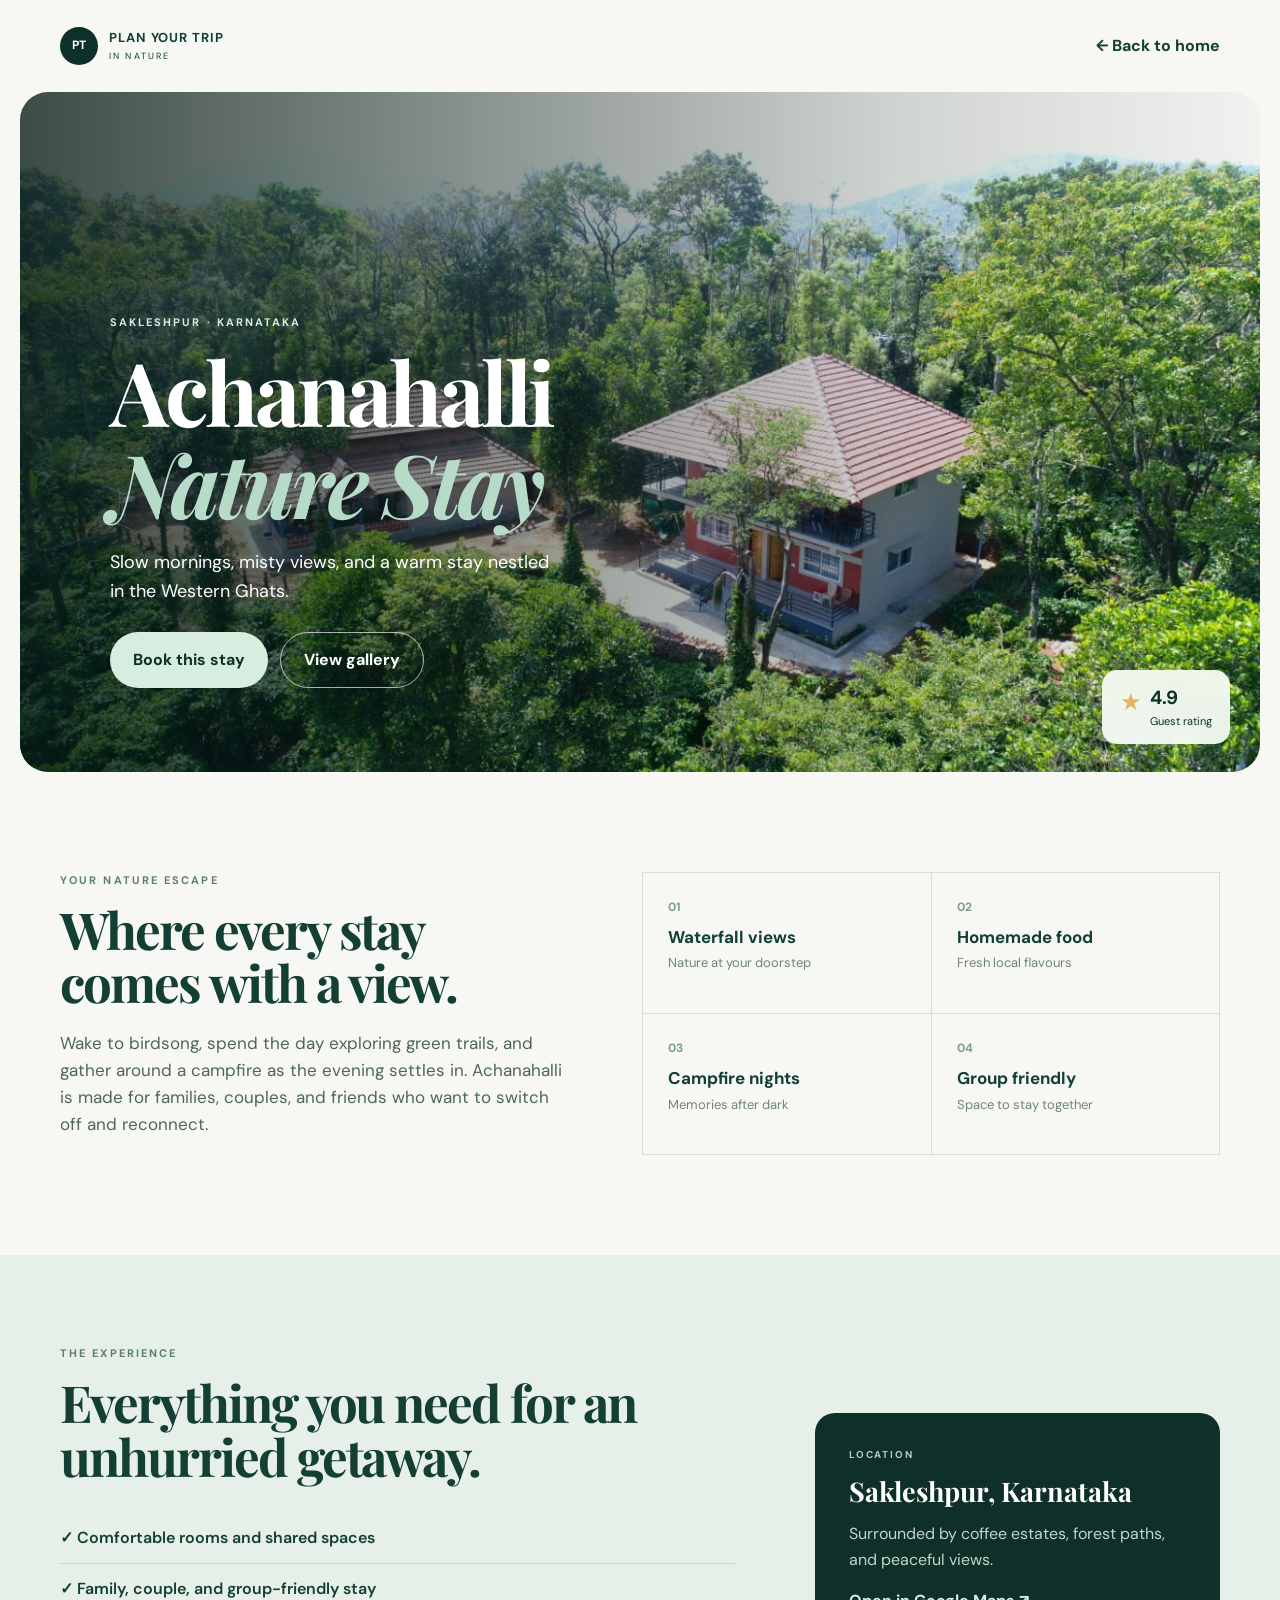
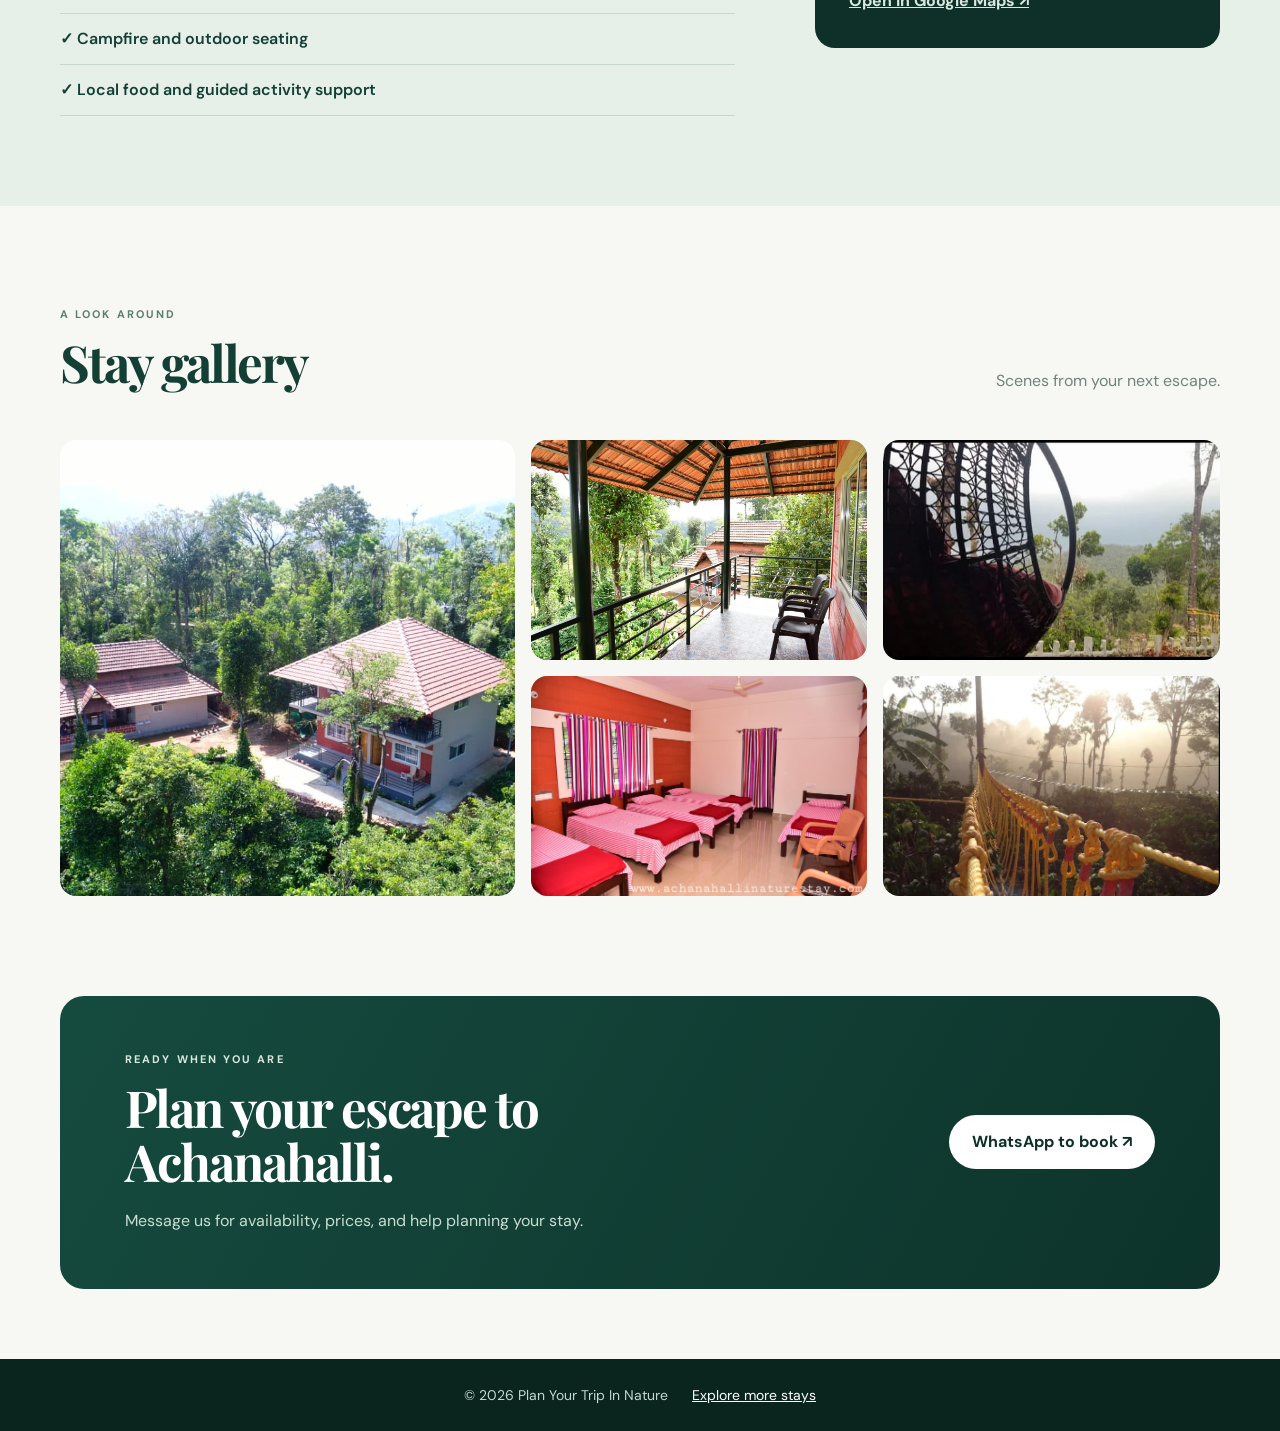
<file: ANS.html>
<!DOCTYPE html>
<html lang="en">
<head>
  <meta charset="UTF-8">
  <meta name="viewport" content="width=device-width, initial-scale=1.0">
  <title>Achanahalli Nature Stay | Plan Your Trip In Nature</title>
  <link rel="preconnect" href="https://fonts.googleapis.com">
  <link rel="preconnect" href="https://fonts.gstatic.com" crossorigin>
  <link href="https://fonts.googleapis.com/css2?family=DM+Sans:wght@400;500;600;700&family=Playfair+Display:wght@600;700&display=swap" rel="stylesheet">
  <link rel="stylesheet" href="../css/ans2.css">
</head>
<body>
  
  <header class="site-header">
    <a class="brand" href="index.html" aria-label="Plan Your Trip In Nature home">
      <span class="brand-mark">PT</span>
      <span><strong>PLAN YOUR TRIP</strong><small>IN NATURE</small></span>
    </a>
    <a class="back-link" href="index.html">← Back to home</a>
  </header>

  <main>
    <section class="hero">
      <img src="../assets/1.jpg" alt="Achanahalli Nature Stay surrounded by greenery">
      <div class="hero-shade"></div>
      <div class="hero-content">
        <p class="eyebrow">SAKLESHPUR · KARNATAKA</p>
        <h1>Achanahalli<br><em>Nature Stay</em></h1>
        <p class="hero-copy">Slow mornings, misty views, and a warm stay nestled in the Western Ghats.</p>
        <div class="hero-actions">
          <a class="button button-primary" href="#book">Book this stay</a>
          <a class="button button-ghost" href="#gallery">View gallery</a>
        </div>
      </div>
      <div class="rating-card"><span>★</span><strong>4.9</strong><small>Guest rating</small></div>
    </section>

    <section class="overview wrap">
      <div class="intro">
        <p class="eyebrow dark">YOUR NATURE ESCAPE</p>
        <h2>Where every stay comes with a view.</h2>
        <p>Wake to birdsong, spend the day exploring green trails, and gather around a campfire as the evening settles in. Achanahalli is made for families, couples, and friends who want to switch off and reconnect.</p>
      </div>
      <div class="facts" aria-label="Stay highlights">
        <div><span>01</span><strong>Waterfall views</strong><small>Nature at your doorstep</small></div>
        <div><span>02</span><strong>Homemade food</strong><small>Fresh local flavours</small></div>
        <div><span>03</span><strong>Campfire nights</strong><small>Memories after dark</small></div>
        <div><span>04</span><strong>Group friendly</strong><small>Space to stay together</small></div>
      </div>
    </section>

    <section class="experience">
      <div class="wrap two-column">
        <div>
          <p class="eyebrow dark">THE EXPERIENCE</p>
          <h2>Everything you need for an unhurried getaway.</h2>
          <ul class="amenities">
            <li>✓ Comfortable rooms and shared spaces</li>
            <li>✓ Family, couple, and group-friendly stay</li>
            <li>✓ Campfire and outdoor seating</li>
            <li>✓ Local food and guided activity support</li>
          </ul>
        </div>
        <aside class="location-card">
          <p class="map-label">LOCATION</p>
          <h3>Sakleshpur, Karnataka</h3>
          <p>Surrounded by coffee estates, forest paths, and peaceful views.</p>
          <a href="https://maps.google.com/?q=Sakleshpur,Karnataka" target="_blank" rel="noopener noreferrer">Open in Google Maps ↗</a>
        </aside>
      </div>
    </section>

    <section class="gallery wrap" id="gallery">
      <div class="section-heading"><div><p class="eyebrow dark">A LOOK AROUND</p><h2>Stay gallery</h2></div><p>Scenes from your next escape.</p></div>
      <div class="gallery-grid">
        <img class="gallery-large" src="../assets/1.jpg" alt="Achanahalli Nature Stay exterior">
        <img src="../assets/2.jpg" alt="Achanahalli Nature Stay room">
        <img src="../assets/3.jpg" alt="Achanahalli Nature Stay balcony">
        <img src="../assets/4.jpg" alt="Nature surroundings at Achanahalli">
        <img src="../assets/5.jpg" alt="Achanahalli Nature Stay view">
      </div>
    </section>

    <section class="booking wrap" id="book">
      <div><p class="eyebrow">READY WHEN YOU ARE</p><h2>Plan your escape to Achanahalli.</h2><p>Message us for availability, prices, and help planning your stay.</p></div>
      <a class="button button-light" href="https://wa.me/919113213626?text=Hi%2C%20I%20would%20like%20to%20know%20more%20about%20Achanahalli%20Nature%20Stay." target="_blank" rel="noopener noreferrer">WhatsApp to book ↗</a>
    </section>
  </main>

  <footer>© 2026 Plan Your Trip In Nature <a href="index.html">Explore more stays</a></footer>
</body>
</html>
</file>
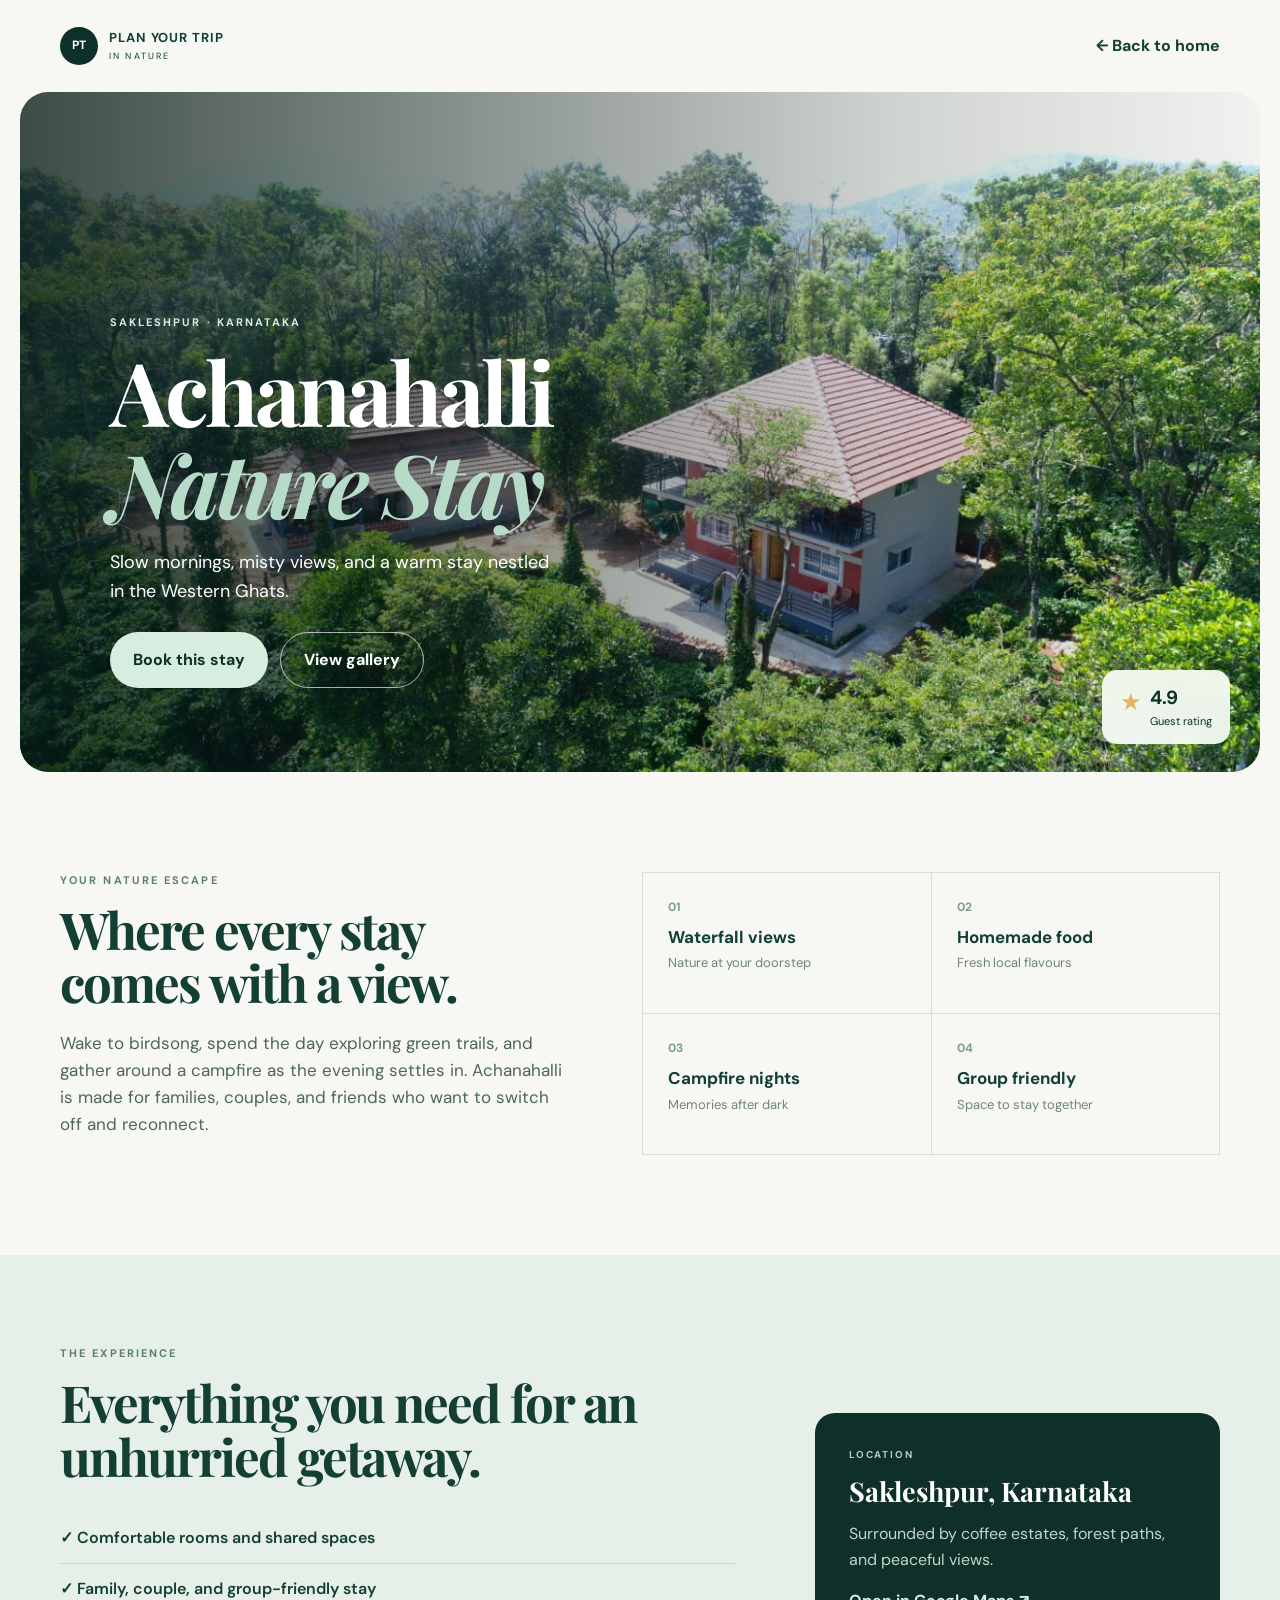
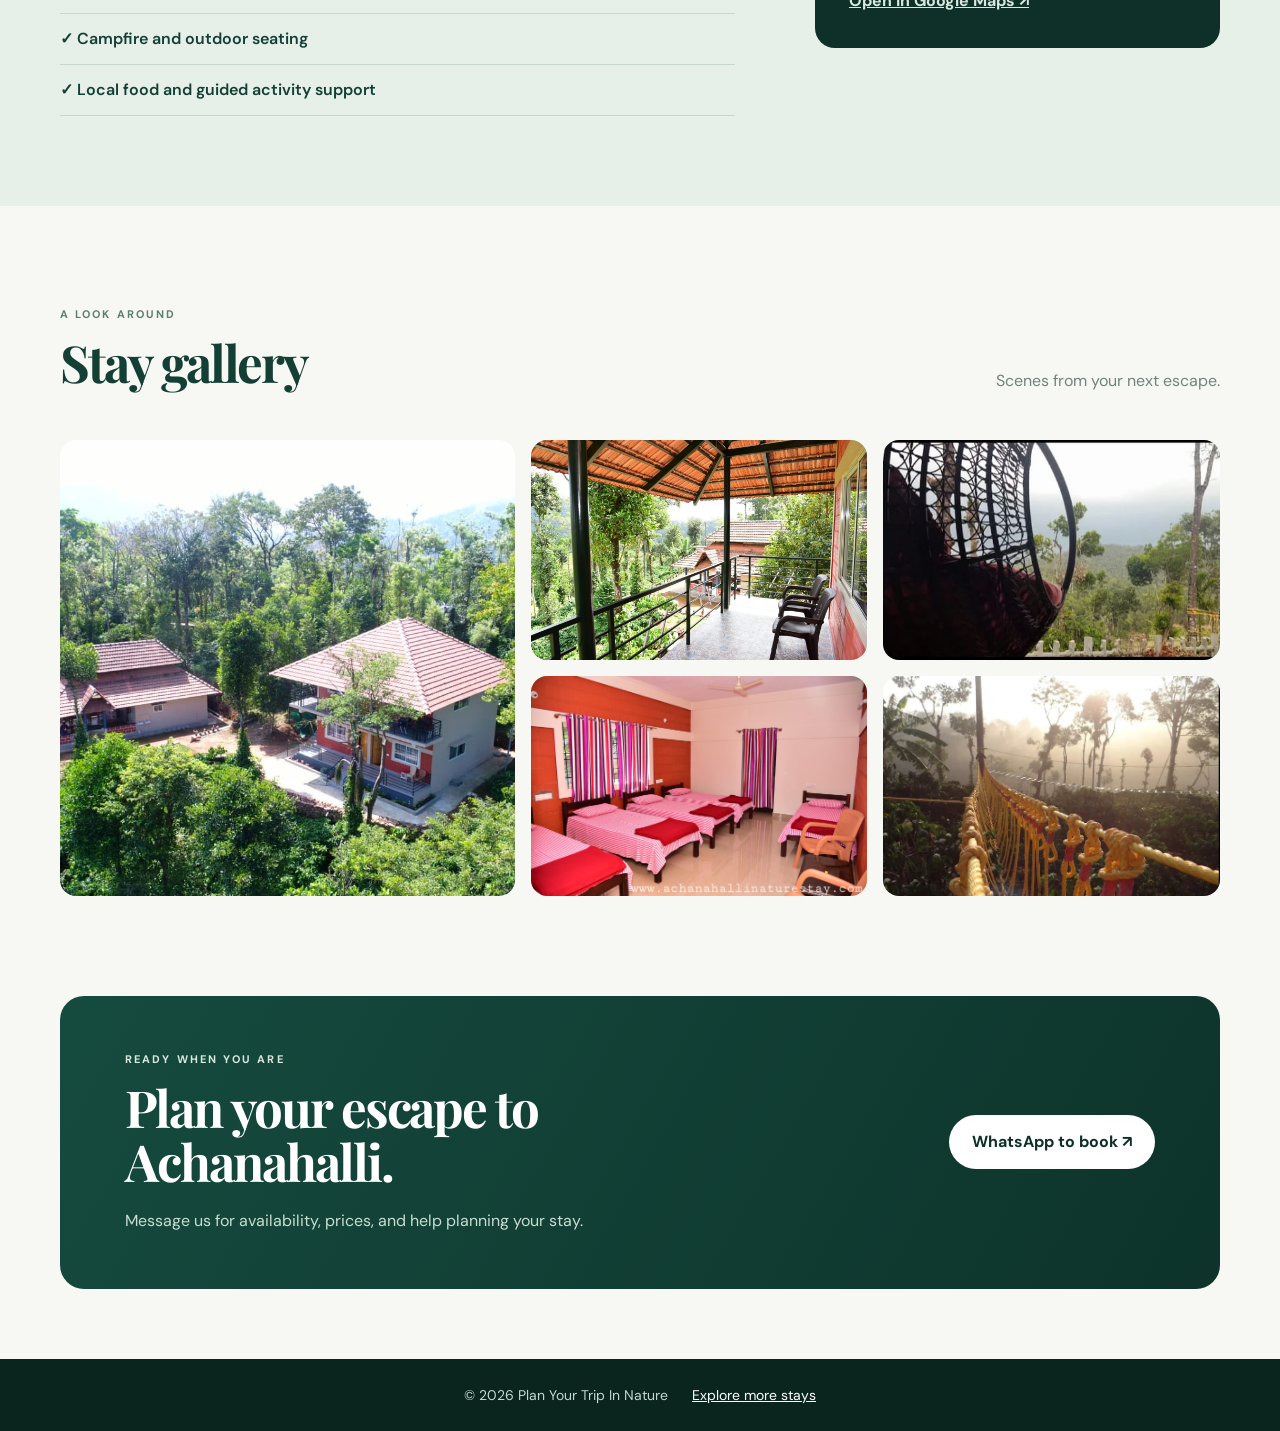
<file: ANS2.html>
<!DOCTYPE html>
<html lang="en">
<head>
  <meta charset="UTF-8">
  <meta name="viewport" content="width=device-width, initial-scale=1.0">
  <title>Achanahalli Nature Stay | Plan Your Trip In Nature</title>
  <link rel="preconnect" href="https://fonts.googleapis.com">
  <link rel="preconnect" href="https://fonts.gstatic.com" crossorigin>
  <link href="https://fonts.googleapis.com/css2?family=DM+Sans:wght@400;500;600;700&family=Playfair+Display:wght@600;700&display=swap" rel="stylesheet">
  <link rel="stylesheet" href="css/ans2.css">
</head>
<body>
  
  <header class="site-header">
    <a class="brand" href="index.html" aria-label="Plan Your Trip In Nature home">
      <span class="brand-mark">PT</span>
      <span><strong>PLAN YOUR TRIP</strong><small>IN NATURE</small></span>
    </a>
    <a class="back-link" href="index.html">← Back to home</a>
  </header>

  <main>
    <section class="hero">
      <img src="../assets/1.jpg" alt="Achanahalli Nature Stay surrounded by greenery">
      <div class="hero-shade"></div>
      <div class="hero-content">
        <p class="eyebrow">SAKLESHPUR · KARNATAKA</p>
        <h1>Achanahalli<br><em>Nature Stay</em></h1>
        <p class="hero-copy">Slow mornings, misty views, and a warm stay nestled in the Western Ghats.</p>
        <div class="hero-actions">
          <a class="button button-primary" href="#book">Book this stay</a>
          <a class="button button-ghost" href="#gallery">View gallery</a>
        </div>
      </div>
      <div class="rating-card"><span>★</span><strong>4.9</strong><small>Guest rating</small></div>
    </section>

    <section class="overview wrap">
      <div class="intro">
        <p class="eyebrow dark">YOUR NATURE ESCAPE</p>
        <h2>Where every stay comes with a view.</h2>
        <p>Wake to birdsong, spend the day exploring green trails, and gather around a campfire as the evening settles in. Achanahalli is made for families, couples, and friends who want to switch off and reconnect.</p>
      </div>
      <div class="facts" aria-label="Stay highlights">
        <div><span>01</span><strong>Waterfall views</strong><small>Nature at your doorstep</small></div>
        <div><span>02</span><strong>Homemade food</strong><small>Fresh local flavours</small></div>
        <div><span>03</span><strong>Campfire nights</strong><small>Memories after dark</small></div>
        <div><span>04</span><strong>Group friendly</strong><small>Space to stay together</small></div>
      </div>
    </section>

    <section class="experience">
      <div class="wrap two-column">
        <div>
          <p class="eyebrow dark">THE EXPERIENCE</p>
          <h2>Everything you need for an unhurried getaway.</h2>
          <ul class="amenities">
            <li>✓ Comfortable rooms and shared spaces</li>
            <li>✓ Family, couple, and group-friendly stay</li>
            <li>✓ Campfire and outdoor seating</li>
            <li>✓ Local food and guided activity support</li>
          </ul>
        </div>
        <aside class="location-card">
          <p class="map-label">LOCATION</p>
          <h3>Sakleshpur, Karnataka</h3>
          <p>Surrounded by coffee estates, forest paths, and peaceful views.</p>
          <a href="https://maps.google.com/?q=Sakleshpur,Karnataka" target="_blank" rel="noopener noreferrer">Open in Google Maps ↗</a>
        </aside>
      </div>
    </section>

    <section class="gallery wrap" id="gallery">
      <div class="section-heading"><div><p class="eyebrow dark">A LOOK AROUND</p><h2>Stay gallery</h2></div><p>Scenes from your next escape.</p></div>
      <div class="gallery-grid">
        <img class="gallery-large" src="../assets/1.jpg" alt="Achanahalli Nature Stay exterior">
        <img src="../assets/2.jpg" alt="Achanahalli Nature Stay room">
        <img src="../assets/3.jpg" alt="Achanahalli Nature Stay balcony">
        <img src="../assets/4.jpg" alt="Nature surroundings at Achanahalli">
        <img src="../assets/5.jpg" alt="Achanahalli Nature Stay view">
      </div>
    </section>

    <section class="booking wrap" id="book">
      <div><p class="eyebrow">READY WHEN YOU ARE</p><h2>Plan your escape to Achanahalli.</h2><p>Message us for availability, prices, and help planning your stay.</p></div>
      <a class="button button-light" href="https://wa.me/919113213626?text=Hi%2C%20I%20would%20like%20to%20know%20more%20about%20Achanahalli%20Nature%20Stay." target="_blank" rel="noopener noreferrer">WhatsApp to book ↗</a>
    </section>
  </main>

  <footer>© 2026 Plan Your Trip In Nature <a href="index.html">Explore more stays</a></footer>
</body>
</html>
</file>
<file: css/ans2.css>
:root{--ink:#133f35;--forest:#0e3028;--sage:#e6f0e8;--cream:#f7f8f4;--gold:#e4b45f;--line:rgba(19,63,53,.14)}
*{box-sizing:border-box}html{scroll-behavior:smooth}body{margin:0;background:var(--cream);color:var(--ink);font-family:"DM Sans",sans-serif;line-height:1.6}.site-header,.wrap{width:min(1160px,calc(100% - 40px));margin:auto}.site-header{height:92px;display:flex;align-items:center;justify-content:space-between}.brand{display:flex;align-items:center;gap:11px;color:var(--ink);text-decoration:none}.brand-mark{display:grid;place-items:center;width:38px;height:38px;border-radius:50%;background:var(--forest);color:white;font-size:12px;font-weight:700}.brand strong,.brand small{display:block;letter-spacing:.07em}.brand strong{font-size:13px}.brand small{font-size:9px;letter-spacing:.24em}.back-link{color:var(--ink);font-weight:700;text-decoration:none}.hero{position:relative;width:min(1300px,calc(100% - 40px));height:min(680px,76vh);min-height:540px;margin:0 auto;border-radius:28px;overflow:hidden;color:#fff}.hero>img{width:100%;height:100%;object-fit:cover}.hero-shade{position:absolute;inset:0;background:linear-gradient(90deg,rgba(5,25,19,.78),rgba(5,25,19,.19) 70%,rgba(5,25,19,.05))}.hero-content{position:absolute;left:clamp(28px,7vw,94px);bottom:clamp(42px,8vw,84px);max-width:570px}.eyebrow{margin:0 0 13px;color:#d9e9df;font-size:11px;font-weight:700;letter-spacing:.19em}.eyebrow.dark{color:#5d7e72}.hero h1,h2,h3{font-family:"Playfair Display",serif;line-height:1.05}.hero h1{margin:0;font-size:clamp(48px,7vw,88px);letter-spacing:-.045em}.hero h1 em{color:#b6dbc8;font-style:italic}.hero-copy{max-width:450px;font-size:18px}.hero-actions{display:flex;gap:12px;margin-top:27px}.button{display:inline-flex;justify-content:center;align-items:center;border-radius:50px;padding:14px 23px;font-weight:700;text-decoration:none;transition:transform .2s}.button:hover{transform:translateY(-2px)}.button-primary{background:#d6eddf;color:var(--forest)}.button-ghost{border:1px solid rgba(255,255,255,.65);color:white}.rating-card{position:absolute;right:30px;bottom:28px;display:grid;grid-template-columns:auto auto;gap:0 8px;padding:13px 18px;background:rgba(250,255,251,.92);border-radius:15px;color:var(--forest);backdrop-filter:blur(8px)}.rating-card span{grid-row:span 2;color:var(--gold);font-size:24px}.rating-card strong{font-size:19px}.rating-card small{font-size:11px}.overview{display:grid;grid-template-columns:1fr 1.15fr;gap:80px;padding:100px 0}.intro h2,.experience h2,.gallery h2,.booking h2{margin:0 0 20px;font-size:clamp(32px,4vw,51px);letter-spacing:-.04em}.intro>p:last-child{font-size:17px;color:#4e655d}.facts{display:grid;grid-template-columns:1fr 1fr;border-top:1px solid var(--line);border-left:1px solid var(--line)}.facts div{min-height:130px;padding:25px;border-right:1px solid var(--line);border-bottom:1px solid var(--line)}.facts span,.facts strong,.facts small{display:block}.facts span{color:#7b9d8f;font-size:12px;font-weight:700}.facts strong{margin:7px 0 2px;font-size:17px}.facts small{color:#71837d;font-size:13px}.experience{background:var(--sage);padding:90px 0}.two-column{display:grid;grid-template-columns:1.25fr .75fr;gap:80px}.amenities{margin:30px 0 0;padding:0;list-style:none;font-weight:600}.amenities li{padding:12px 0;border-bottom:1px solid var(--line)}.location-card{align-self:center;padding:34px;background:var(--forest);color:white;border-radius:20px}.location-card h3{margin:0;font-size:27px}.location-card p:not(.map-label){color:#c2d5cb}.location-card a{color:#d9e9df;font-weight:700}.map-label{margin:0 0 14px;color:#afcfbe;font-size:10px;font-weight:700;letter-spacing:.18em}.gallery{padding:100px 0}.section-heading{display:flex;align-items:end;justify-content:space-between;margin-bottom:30px}.section-heading p:last-child{color:#71837d}.gallery-grid{display:grid;grid-template-columns:1.35fr 1fr 1fr;grid-template-rows:220px 220px;gap:16px}.gallery-grid img{width:100%;height:100%;object-fit:cover;border-radius:16px}.gallery-large{grid-row:span 2}.booking{display:flex;align-items:center;justify-content:space-between;gap:30px;margin-bottom:70px;padding:55px 65px;border-radius:24px;background:linear-gradient(120deg,#164b3f,#0d332a);color:white}.booking h2{max-width:650px}.booking>div>p:last-child{margin:0;color:#c9ddd2}.button-light{flex:none;background:white;color:var(--forest)}footer{padding:25px 20px;background:#0a241e;color:#c5d7ce;text-align:center;font-size:14px}footer a{margin-left:20px;color:white}@media(max-width:760px){.site-header{height:78px}.hero{height:650px;min-height:0}.hero-shade{background:linear-gradient(0deg,rgba(5,25,19,.83),rgba(5,25,19,.15))}.overview{grid-template-columns:1fr;gap:42px;padding:65px 0}.two-column{grid-template-columns:1fr;gap:42px;padding:0}.experience{padding:65px 0}.facts div{padding:19px;min-height:115px}.gallery{padding:65px 0}.section-heading{display:block}.gallery-grid{grid-template-columns:1fr 1fr;grid-template-rows:220px 160px 160px}.gallery-large{grid-column:span 2;grid-row:auto}.booking{display:block;margin-bottom:40px;padding:38px 28px}.button-light{margin-top:15px}.back-link{font-size:13px}.brand strong{font-size:11px}.hero-actions{flex-wrap:wrap}}
</file>
